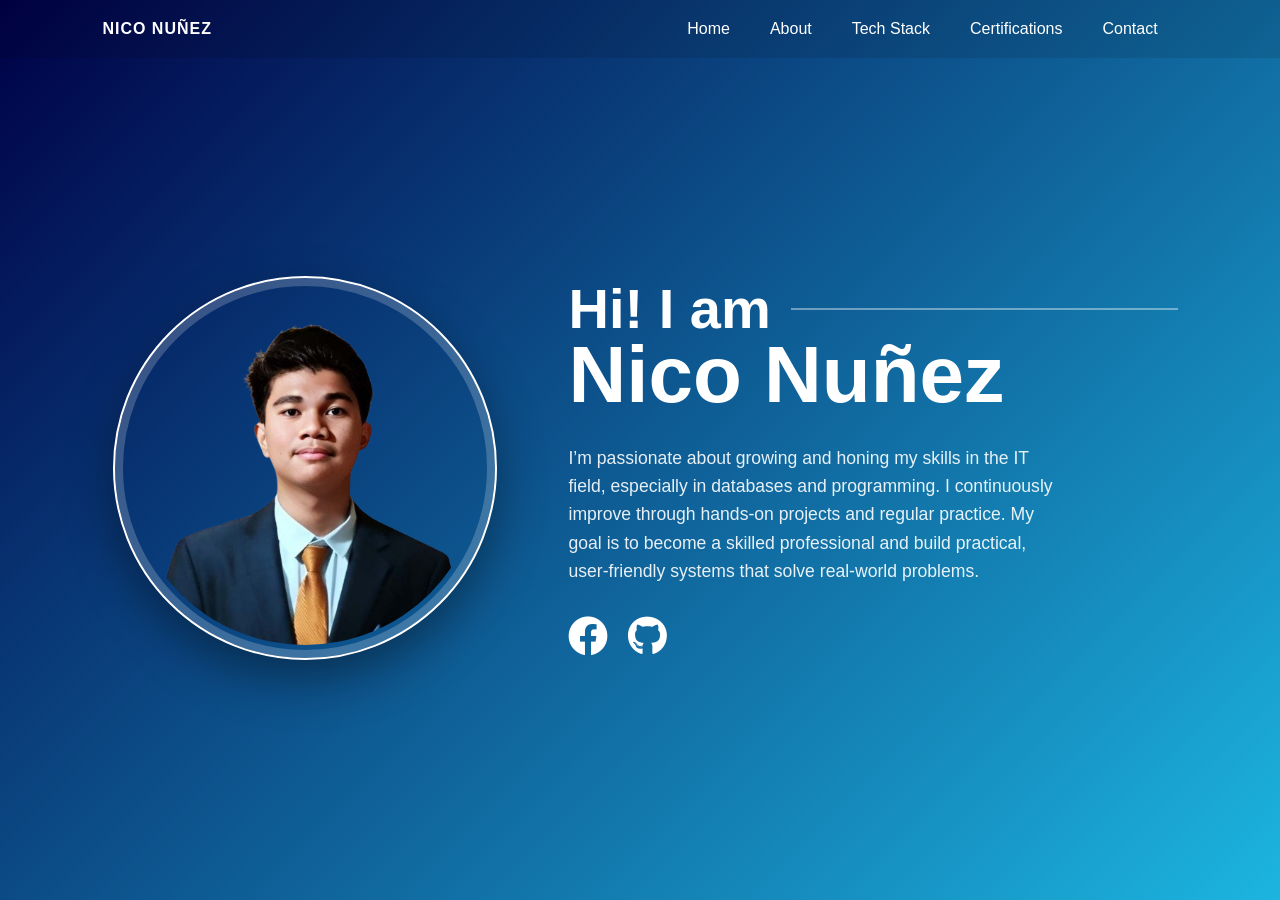
<file: index.html>
<!DOCTYPE html>
<html lang="en">
<head>
    <meta charset="UTF-8">
    <meta name="viewport" content="width=device-width, initial-scale=1.0">
    <title>Nico Nuñez | Portfolio</title>
    <link rel="stylesheet" href="style.css">
    <link rel="stylesheet" href="https://cdnjs.cloudflare.com/ajax/libs/font-awesome/6.0.0/css/all.min.css">
</head>
<body>

    <nav class="navbar">
        <div class="logo">NICO NUÑEZ</div>
        <ul class="nav-links" id="navLinks">
            <li><a href="index.html">Home</a></li>
            <li><a href="about.html">About</a></li>
            <li><a href="techstack.html">Tech Stack</a></li>
            <li><a href="certs.html">Certifications</a></li>
            <li><a href="contact.html">Contact</a></li>
            
        </ul>
        <div class="menu-toggle" id="mobile-menu">
            <span class="bar"></span>
            <span class="bar"></span>
            <span class="bar"></span>
        </div>
    </nav>

    <header class="hero">
        <div class="hero-container">
            <div class="hero-image">
                <img src="images/nico-formal-nobg.png" alt="Nico Nuñez">
            </div>
            <div class="hero-text">
                <div class="title-group">
                    <h1>Hi! I am</h1>
                    <div class="line"></div>
                </div>
                <h2 class="name">Nico Nuñez</h2>
                <p class="description">
                  I’m passionate about growing and honing my skills in the IT field, especially in databases and programming. I continuously improve through hands-on projects and regular practice. My goal is to become a skilled professional and build practical, user-friendly systems that solve real-world problems.

                </p>
                <div class="social-icons">
                    <a href="https://www.facebook.com/nico.31890/" target="_blank"><i class="fab fa-facebook"></i></a>
                    <a href="https://github.com/niconunez10/" target="_blank"><i class="fab fa-github"></i></a>
                </div>
            </div>
        </div>
    </header>

    <script src="script.js"></script>
</body>
</html>
</file>
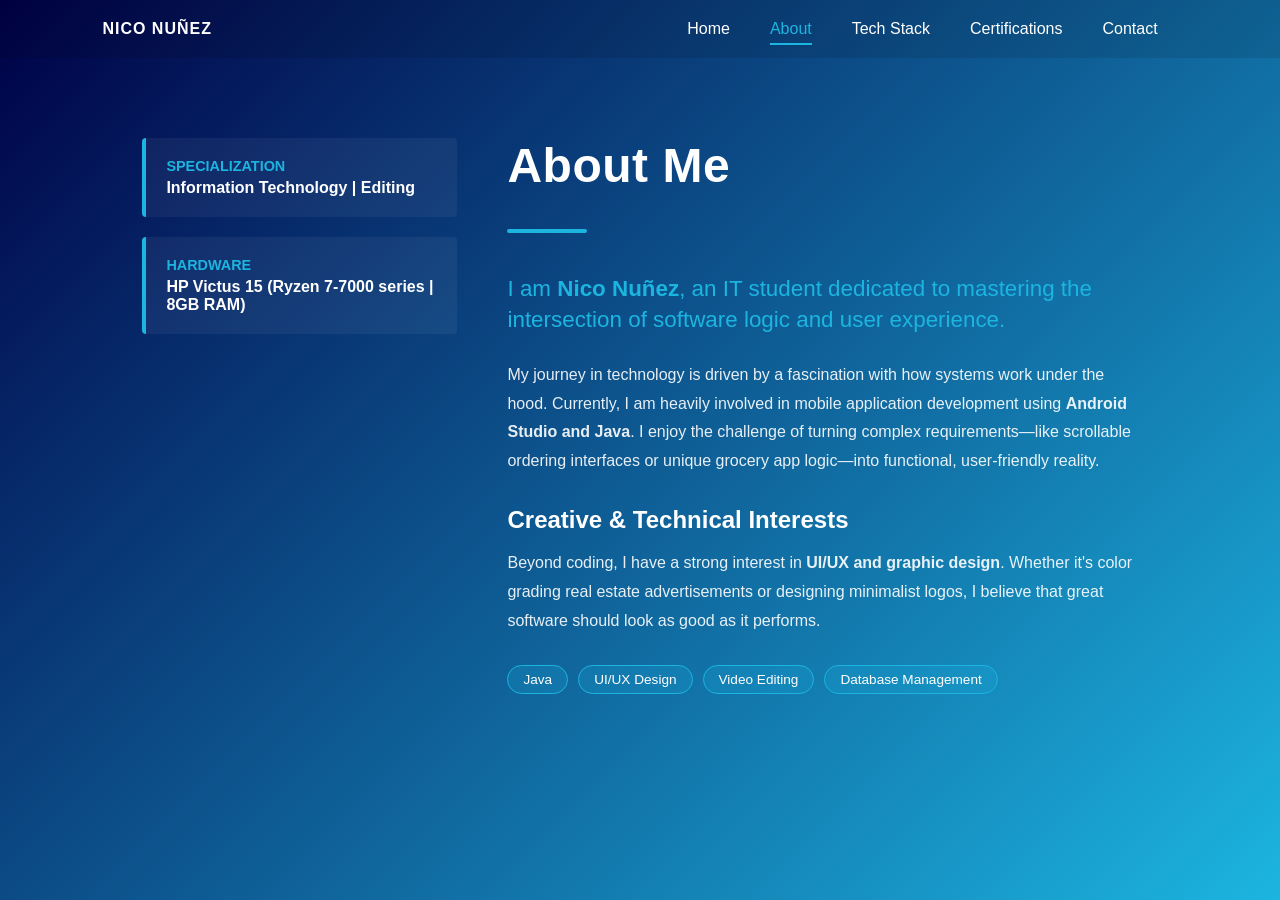
<file: about.html>
<!DOCTYPE html>
<html lang="en">
<head>
    <meta charset="UTF-8">
    <meta name="viewport" content="width=device-width, initial-scale=1.0">
    <title>About Me | Nico Nuñez</title>
    <link rel="stylesheet" href="style.css">
    <link rel="stylesheet" href="https://cdnjs.cloudflare.com/ajax/libs/font-awesome/6.0.0/css/all.min.css">
</head>
<body>
    
    <nav class="navbar">
        <div class="logo">NICO NUÑEZ</div>
        <ul class="nav-links" id="navLinks">
            <li><a href="index.html">Home</a></li>
            <li><a href="about.html" class="active-link">About</a></li>
            <li><a href="techstack.html">Tech Stack</a></li>
            <li><a href="certs.html">Certifications</a></li>
            <li><a href="contact.html">Contact</a></li>
        </ul>
        <div class="menu-toggle" id="mobile-menu">
            <span class="bar"></span>
            <span class="bar"></span>
            <span class="bar"></span>
        </div>
    </nav>

    <main class="about-container">
        <div class="about-grid">
            <!-- Sidebar: Quick Facts -->
            <aside class="about-sidebar">
                <div class="stat-card">
                    <h3>Specialization</h3>
                    <p>Information Technology | Editing</p>
                </div>
            
                <div class="stat-card">
                    <h3>Hardware</h3>
                    <p>HP Victus 15 (Ryzen 7-7000 series | 8GB RAM)</p>
                </div>
            </aside>

            <!-- Main Content -->
            <section class="about-main">
                <div class="section-title">
                    <h1>About Me</h1>
                    <div class="underline"></div>
                </div>
                <p class="intro">
                    I am <strong>Nico Nuñez</strong>, an IT student dedicated to mastering the intersection of software logic and user experience.
                </p>
                <p>
                    My journey in technology is driven by a fascination with how systems work under the hood. Currently, I am heavily involved in mobile application development using <strong>Android Studio and Java</strong>. I enjoy the challenge of turning complex requirements—like scrollable ordering interfaces or unique grocery app logic—into functional, user-friendly reality.
                </p>
                
                <h3>Creative & Technical Interests</h3>
                <p>
                    Beyond coding, I have a strong interest in <strong>UI/UX and graphic design</strong>. Whether it's color grading real estate advertisements or designing minimalist logos, I believe that great software should look as good as it performs. 
                </p>

                <div class="skills-tags">
                    <span class="tag">Java</span>
                    <span class="tag">UI/UX Design</span>
                    <span class="tag">Video Editing</span>
                    <span class="tag">Database Management</span>
                </div>
            </section>
        </div>
    </main>

    <script src="script.js"></script>
</body>
</html>
</file>
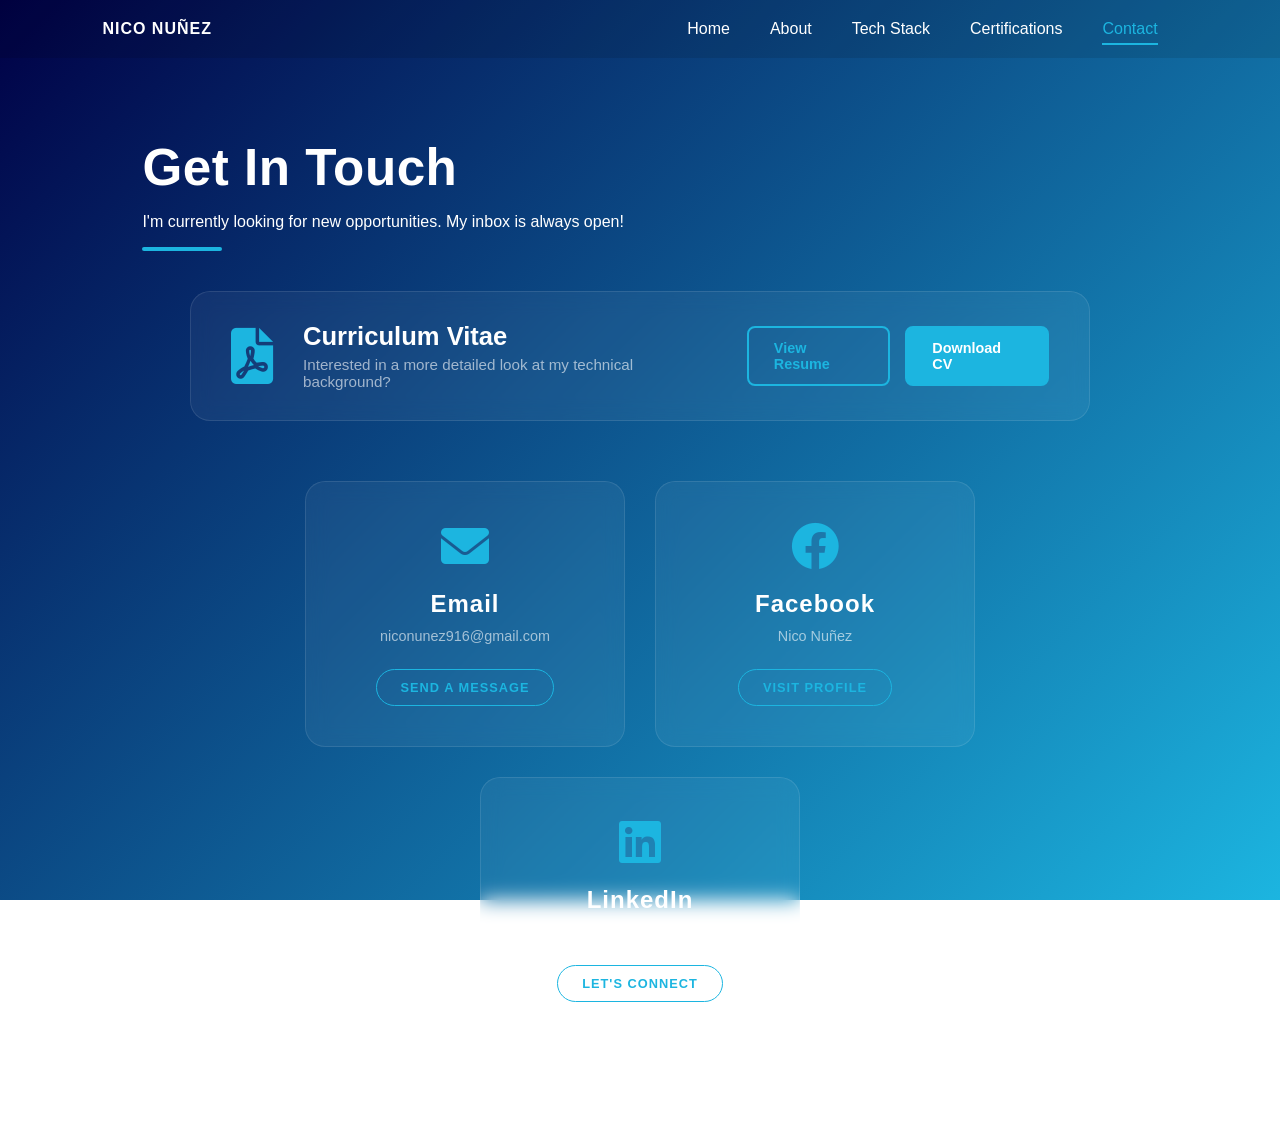
<file: contact.html>
<!DOCTYPE html>
<html lang="en">
<head>
    <meta charset="UTF-8">
    <meta name="viewport" content="width=device-width, initial-scale=1.0">
    <title>Contact | Nico Nuñez</title>
    <link rel="stylesheet" href="style.css">
    <link rel="stylesheet" href="https://cdnjs.cloudflare.com/ajax/libs/font-awesome/6.0.0/css/all.min.css">
</head>
<body>

    <nav class="navbar">
        <div class="logo">NICO NUÑEZ</div>
        <ul class="nav-links" id="navLinks">
            <li><a href="index.html">Home</a></li>
            <li><a href="about.html">About</a></li>
            <li><a href="techstack.html">Tech Stack</a></li>
            <li><a href="certs.html">Certifications</a></li>
            <li><a href="contact.html" class="active-link">Contact</a></li>
        </ul>
        <div class="menu-toggle" id="mobile-menu">
            <span class="bar"></span>
            <span class="bar"></span>
            <span class="bar"></span>
        </div>
    </nav>

    <main class="contact-container">
        <div class="section-title">
            <h1>Get In Touch</h1>
            <p>I'm currently looking for new opportunities. My inbox is always open!</p>
            <div class="underline"></div>
        </div>

        <!-- Resume Download Section -->
        <div class="resume-section">
            <div class="resume-content">
                <i class="fas fa-file-pdf"></i>
                <div class="resume-text">
                    <h3>Curriculum Vitae</h3>
                    <p>Interested in a more detailed look at my technical background?</p>
                </div>
                <div class="resume-actions">
                    <!-- Replace '#' with the actual path to your PDF file -->
                    <a href="resume/nico-nunez-resume.pdf" target="_blank" class="main-btn outline">View Resume</a>
                    <a href="resume/nico-nunez-resume.pdf" download class="main-btn">Download CV</a>
                </div>
            </div>
        </div>

        <div class="contact-grid">
            <a href="mailto:niconunez916@gmail.com" class="contact-card">
                <i class="fas fa-envelope"></i>
                <h3>Email</h3>
                <p>niconunez916@gmail.com</p>
                <span class="contact-btn">Send a Message</span>
            </a>

            <a href="https://www.facebook.com/nico.31890/" target="_blank" class="contact-card">
                <i class="fab fa-facebook"></i>
                <h3>Facebook</h3>
                <p>Nico Nuñez</p>
                <span class="contact-btn">Visit Profile</span>
            </a>

            <a href="https://www.linkedin.com/in/nico-nu%C3%B1ez-3574a2371/" target="_blank" class="contact-card">
                <i class="fab fa-linkedin"></i>
                <h3>LinkedIn</h3>
                <p>Nico Nuñez</p>
                <span class="contact-btn">Let's Connect</span>
            </a>
        </div>
    </main>

    <script src="script.js"></script>
</body>
</html>
</file>
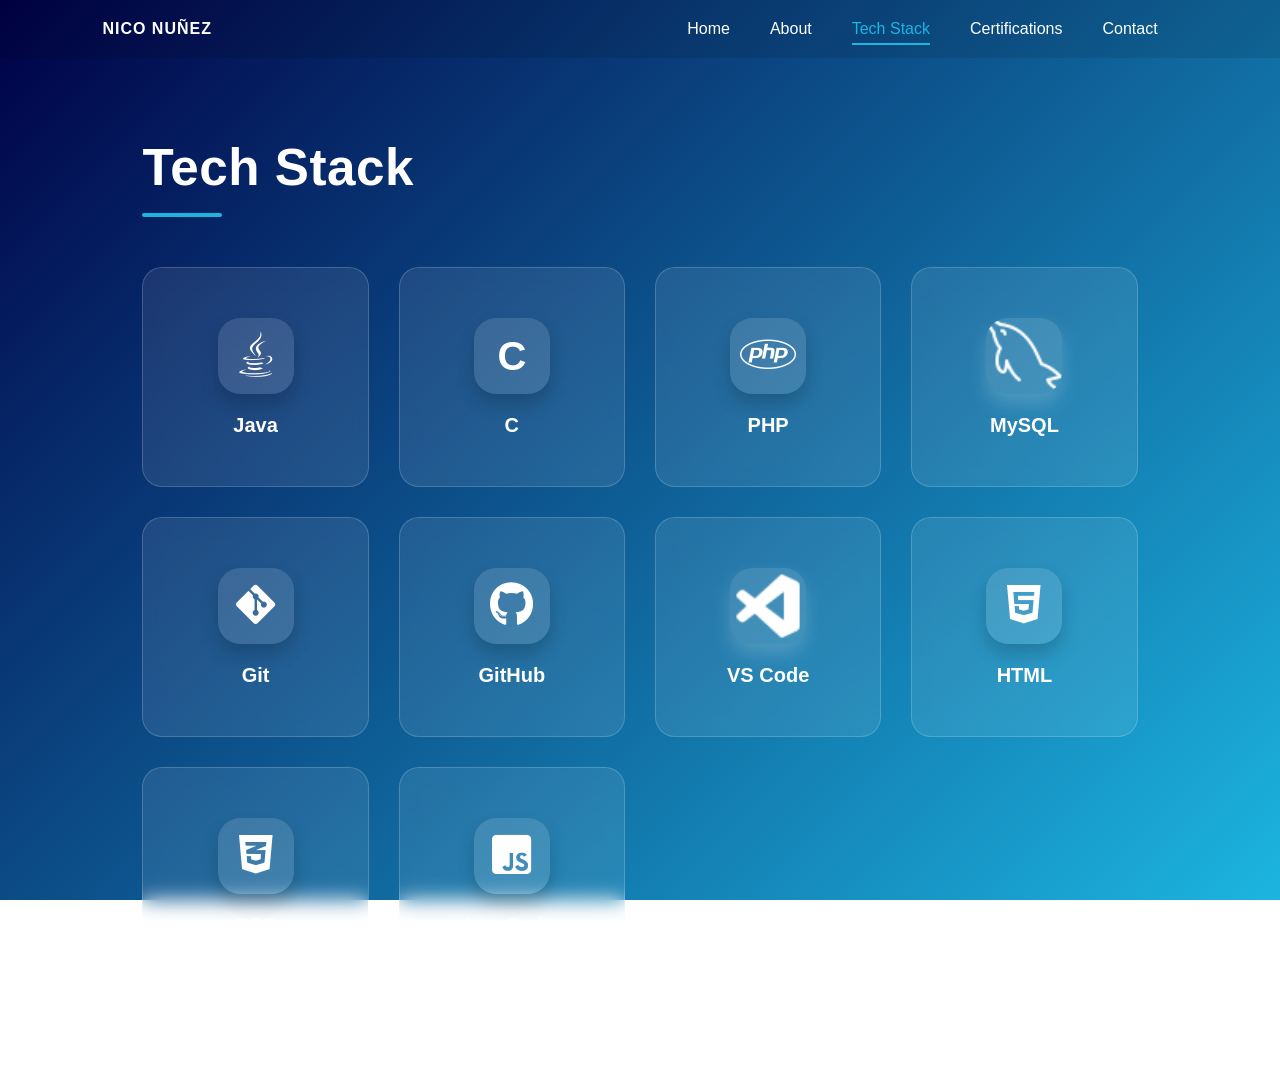
<file: techstack.html>
<!DOCTYPE html>
<html lang="en">
<head>
    <meta charset="UTF-8">
    <meta name="viewport" content="width=device-width, initial-scale=1.0">
    <title>Tech Stack | Nico Nuñez</title>
    <link rel="stylesheet" href="style.css">
    <link rel="stylesheet" href="https://cdnjs.cloudflare.com/ajax/libs/font-awesome/6.0.0/css/all.min.css">
</head>
<body>

    <nav class="navbar">
        <div class="logo">NICO NUÑEZ</div>
        <ul class="nav-links" id="navLinks">
            <li><a href="index.html">Home</a></li>
            <li><a href="about.html">About</a></li>
            <li><a href="techstack.html" class="active-link">Tech Stack</a></li>
            <li><a href="certs.html">Certifications</a></li>
            <li><a href="contact.html">Contact</a></li>
        </ul>
        <div class="menu-toggle" id="mobile-menu">
            <span class="bar"></span>
            <span class="bar"></span>
            <span class="bar"></span>
        </div>
    </nav>

    <main class="tech-container">
        <div class="section-title">
            <h1>Tech Stack</h1>
            <div class="underline"></div>
        </div>

        <div class="tech-grid">
            <!-- Java -->
            <div class="tech-card">
                <i class="fa-brands fa-java"></i>
                <h3>Java</h3>
            </div>

            <!-- C -->
            <div class="tech-card">
                <div class="c-icon">C</div>
                <h3>C</h3>
            </div>

            <!-- PHP -->
            <div class="tech-card">
                <i class="fab fa-php"></i>
                <h3>PHP</h3>
            </div>

            <!-- SQL -->
            <div class="tech-card">
                <img src="images/mysql-icon.png" alt="MySQL" class="tech-logo">
                <h3>MySQL</h3>
            </div>

            <!-- Git -->
            <div class="tech-card">
                <i class="fab fa-git-alt"></i>
                <h3>Git</h3>
            </div>

            <!-- GitHub -->
            <div class="tech-card">
                <i class="fab fa-github"></i>
                <h3>GitHub</h3>
            </div>

            <!-- VS Code -->
            <div class="tech-card">
                <img src="images/vscode.png" alt="VS Code" class="tech-logo">
                <h3>VS Code</h3>
            </div>

            <!-- HTML -->
            <div class="tech-card">
                <i class="fab fa-html5"></i>
                <h3>HTML</h3>
            </div>

            <!-- CSS -->
            <div class="tech-card">
                <i class="fab fa-css3-alt"></i>
                <h3>CSS</h3>
            </div>

            <!-- JavaScript -->
            <div class="tech-card">
                <i class="fab fa-js-square"></i>
                <h3>JavaScript</h3>
            </div>
        </div>
    </main>

    <script src="script.js"></script>
</body>
</html>
</file>
<file: style.css>
* {
    margin: 0;
    padding: 0;
    box-sizing: border-box;
    font-family: 'Segoe UI', Tahoma, Geneva, Verdana, sans-serif;
}

body {
    background: linear-gradient(135deg, #000046 0%, #1CB5E0 100%);
    background-attachment: fixed;
    color: white;
    min-height: 100vh;
}

/* Navbar */
.navbar {
    display: flex;
    justify-content: space-between;
    align-items: center;
    padding: 20px 8%;
    background: rgba(0, 0, 0, 0.1);
}

.logo {
    font-weight: 800;
    letter-spacing: 1px;
}

.nav-links {
    display: flex;
    list-style: none;
}

.nav-links li {
    padding: 0 20px;
}

.nav-links a {
    color: white;
    text-decoration: none;
    font-weight: 500;
    transition: 0.3s;
}

.nav-links a:hover {
    opacity: 0.7;
}

/* Hero Section */
.hero {
    display: flex;
    align-items: center;
    justify-content: center;
    padding: 50px 8%;
    min-height: calc(100vh - 80px);
}

/* Hero Section Container */
.hero-container {
    display: flex;
    align-items: center; /* Vertically centers the photo and text together */
    justify-content: space-between; /* Spaced out horizontally */
    max-width: 1200px;
    width: 100%;
    gap: 60px; /* Space between the photo and the text */
}

/* Photo Styling */
.hero-image {
    flex: 1;
    display: flex;
    justify-content: center;
    align-items: center;
}

.hero-image img {
    width: 380px;  /* Size of the circle */
    height: 380px; 
    object-fit: cover;
    border-radius: 50%;
    border: 8px solid rgba(255, 255, 255, 0.2); /* Semi-transparent white frame */
    outline: 2px solid white; /* Thin solid outer line for a 'double frame' look */
    padding: 5px;
    box-shadow: 0 20px 50px rgba(0, 0, 0, 0.4);
}

/* Text Content Styling */
.hero-text {
    flex: 1.5;
    display: flex;
    flex-direction: column;
    justify-content: center; /* Ensures text stays centered if photo is taller */
}

/* Responsive adjustments for Mobile */
@media (max-width: 992px) {
    .hero-container {
        flex-direction: column; /* Stack vertically on small screens */
        text-align: center;
        gap: 30px;
    }

    .hero-image img {
        width: 280px; /* Slightly smaller for mobile */
        height: 280px;
    }

    .title-group {
        justify-content: center;
    }
}

.hero-text {
    flex: 1.5;
}

.title-group {
    display: flex;
    align-items: center;
    gap: 20px;
}

.section-title {
    display: flex;
    flex-direction: column;
    align-items: flex-start;
    gap: 16px;
    margin-bottom: 40px;
}

.section-title h1 {
    font-size: 3.2rem;
    font-weight: 700;
    letter-spacing: 0.5px;
    margin: 0;
}

.underline {
    width: 80px;
    height: 4px;
    border-radius: 999px;
    background: #1CB5E0;
}

.title-group h1 {
    font-size: 3.5rem;
    font-weight: 700;
}

.line {
    flex-grow: 1;
    height: 2px;
    background-color: rgba(255, 255, 255, 0.4);
}

.name {
    font-size: 5rem;
    font-weight: 800;
    margin-top: -10px;
    line-height: 1.1;
}

.description {
    margin-top: 25px;
    line-height: 1.6;
    font-size: 1.1rem;
    max-width: 500px;
    color: rgba(255, 255, 255, 0.9);
}

/* Social Icons */
.social-icons {
    margin-top: 30px;
    display: flex;
    gap: 20px;
}

.social-icons a {
    color: white;
    font-size: 2.5rem;
    transition: transform 0.3s;
}

.social-icons a .fa-github {
    color: white;
    background: none;
    border-radius: 0;
}

.social-icons a:hover {
    transform: scale(1.1);
}

/* Mobile Menu Toggle */
.menu-toggle {
    display: none;
    cursor: pointer;
    flex-direction: column;
}

.bar {
    display: block;
    width: 25px;
    height: 3px;
    margin: 5px auto;
    background-color: white;
    transition: all 0.3s ease;
}

/* Responsive Tablet/Mobile */
@media (max-width: 992px) {
    .hero-container {
        flex-direction: column;
        text-align: center;
    }
    
    .name { font-size: 3.5rem; }
    .title-group { justify-content: center; }
    .line { display: none; }
    .description { margin: 25px auto; }
    .social-icons { justify-content: center; }
}

@media (max-width: 768px) {
    .menu-toggle { 
        display: flex;
        flex-direction: column;
        cursor: pointer;
        transition: all 0.3s ease;
    }

    .menu-toggle.active .bar:nth-child(1) {
        transform: rotate(45deg) translate(10px, 10px);
    }

    .menu-toggle.active .bar:nth-child(2) {
        opacity: 0;
    }

    .menu-toggle.active .bar:nth-child(3) {
        transform: rotate(-45deg) translate(7px, -7px);
    }

    .nav-links {
        display: none;
        position: fixed;
        top: 80px;
        left: 0;
        width: 100%;
        height: calc(100vh - 80px);
        background: rgba(0, 0, 0, 0.85);
        flex-direction: column;
        text-align: center;
        z-index: 999;
        overflow-y: auto;
        animation: slideDown 0.3s ease forwards;
        backdrop-filter: blur(5px);
        border-top: 1px solid rgba(28, 181, 224, 0.2);
    }

    @keyframes slideDown {
        from {
            transform: translateY(-100%);
            opacity: 0;
        }
        to {
            transform: translateY(0);
            opacity: 1;
        }
    }

    .nav-links.active { 
        display: flex;
    }

    .nav-links li { 
        padding: 18px 0;
        border-bottom: 1px solid rgba(255, 255, 255, 0.05);
    }

    .nav-links a {
        display: block;
        padding: 10px 20px;
        font-size: 1rem;
        transition: all 0.3s ease;
    }

    .nav-links a:hover {
        color: #1CB5E0;
        text-shadow: 0 0 8px rgba(28, 181, 224, 0.4);
    }

    .active-link {
        color: #1CB5E0 !important;
    }
}

/* Certifications Page */
.certs-container {
    padding: 60px 8%;
    max-width: 1200px;
    margin: 0 auto;
}

.certs-grid {
    display: grid;
    grid-template-columns: repeat(auto-fit, minmax(280px, 1fr));
    gap: 30px;
    align-items: stretch;
}

.cert-card {
    background: rgba(255, 255, 255, 0.08);
    border: 1px solid rgba(255, 255, 255, 0.14);
    border-radius: 20px;
    overflow: hidden;
    transition: transform 0.3s ease, box-shadow 0.3s ease, border-color 0.3s ease;
}

.cert-card:hover {
    transform: translateY(-6px);
    box-shadow: 0 20px 40px rgba(0, 0, 0, 0.25);
    border-color: rgba(28, 181, 224, 0.4);
}

.cert-img-container {
    overflow: hidden;
}

.cert-img-container img {
    width: 100%;
    display: block;
    object-fit: cover;
}

.cert-info {
    padding: 24px;
}

.cert-info h3 {
    font-size: 1.4rem;
    margin-bottom: 0;
}

.cert-info a,
.cert-info a:visited {
    color: #1CB5E0;
    text-decoration: none;
    border-bottom: 2px solid transparent;
    transition: color 0.25s ease, border-color 0.25s ease, text-shadow 0.25s ease, background 0.25s ease;
}

.cert-info a:hover,
.cert-info a:focus,
.cert-info a:active {
    color: #ffffff;
    border-color: #1CB5E0;
    text-shadow: 0 0 12px rgba(28, 181, 224, 0.5);
    background: rgba(28, 181, 224, 0.12);
    border-radius: 4px;
}

.cert-info a:focus {
    outline: 2px dashed rgba(28, 181, 224, 0.75);
    outline-offset: 4px;
}

/* About Page Layout */
.about-container {
    padding: 80px 8%;
    max-width: 1200px;
    margin: 0 auto;
}

.about-grid {
    display: grid;
    grid-template-columns: 1fr 2fr;
    gap: 50px;
    align-items: start;
}

/* Sidebar Styling */
.about-sidebar {
    display: flex;
    flex-direction: column;
    gap: 20px;
}

.stat-card {
    background: rgba(255, 255, 255, 0.05);
    padding: 20px;
    border-left: 4px solid #1CB5E0;
    border-radius: 4px;
    transition: transform 0.3s;
}

.stat-card:hover {
    transform: translateX(10px);
    background: rgba(255, 255, 255, 0.1);
}

.stat-card h3 {
    font-size: 0.9rem;
    text-transform: uppercase;
    color: #1CB5E0;
    margin-bottom: 5px;
}

.stat-card p {
    font-weight: 600;
}

/* Main Content Styling */
.about-main h1 {
    font-size: 3rem;
    margin-bottom: 20px;
}

.about-main .intro {
    font-size: 1.4rem;
    line-height: 1.4;
    margin-bottom: 25px;
    color: #1CB5E0;
}

.about-main p {
    line-height: 1.8;
    margin-bottom: 20px;
    color: rgba(255, 255, 255, 0.9);
}

.about-main h3 {
    margin: 30px 0 15px 0;
    font-size: 1.5rem;
}

/* Skill Tags */
.skills-tags {
    display: flex;
    flex-wrap: wrap;
    gap: 10px;
    margin-top: 30px;
}

.tag {
    background: rgba(28, 181, 224, 0.2);
    border: 1px solid #1CB5E0;
    color: white;
    padding: 6px 15px;
    border-radius: 20px;
    font-size: 0.85rem;
    font-weight: 500;
}

/* Responsive for Mobile */
@media (max-width: 850px) {
    .about-grid {
        grid-template-columns: 1fr;
    }
    
    .about-sidebar {
        order: 2; /* Move facts below text on mobile */
    }
    
    .about-main {
        order: 1;
    }
}
/* --- Updated Navbar Hover Effects --- */

.nav-links a {
    position: relative; /* Necessary for the custom underline effect */
    color: white;
    text-decoration: none;
    font-weight: 500;
    transition: color 0.3s ease; /* Smooth transition for color change */
}

/* 1. Change text color and slight glow on hover */
.nav-links a:hover {
    color: #1CB5E0; /* Matches your theme's light blue */
    text-shadow: 0 0 10px rgba(28, 181, 224, 0.5);
}

/* 2. Modern Animated Underline */
.nav-links a::after {
    content: '';
    position: absolute;
    width: 0;
    height: 2px;
    display: block;
    margin-top: 5px;
    right: 0;
    background: #1CB5E0;
    transition: width 0.3s ease;
    -webkit-transition: width 0.3s ease;
}

.nav-links a:hover::after {
    width: 100%;
    left: 0;
    background: #1CB5E0;
}

/* 3. Button effect for the Logo */
.logo {
    cursor: pointer;
    transition: transform 0.3s ease, color 0.3s ease;
}

.logo:hover {
    transform: scale(1.05); /* Slight pop-out effect */
    color: #1CB5E0;
}

/* 4. Active Link State (so people know where they are) */
.active-link {
    color: #1CB5E0 !important;
}

.active-link::after {
    width: 100% !important; /* Keep the line visible for the active page */
}

/* Tech Stack Page */
.tech-container {
    padding: 80px 8%;
    max-width: 1200px;
    margin: 0 auto;
}

.tech-container .section-title p {
    color: rgba(255, 255, 255, 0.7);
    margin-top: 10px;
}

.tech-grid {
    display: grid;
    grid-template-columns: repeat(4, minmax(200px, 1fr));
    gap: 30px;
    margin-top: 50px;
    align-items: stretch;
    grid-auto-rows: minmax(220px, auto);
}

@media (max-width: 1024px) {
    .tech-grid {
        grid-template-columns: repeat(3, minmax(200px, 1fr));
    }
}

@media (max-width: 768px) {
    .tech-grid {
        grid-template-columns: repeat(2, minmax(250px, 1fr));
    }
}

.tech-card {
    display: flex;
    flex-direction: column;
    align-items: center;
    justify-content: center;
    min-height: 220px;
    background: rgba(255, 255, 255, 0.09);
    border: 1px solid rgba(255, 255, 255, 0.18);
    padding: 40px 20px;
    border-radius: 20px;
    text-align: center;
    transition: transform 0.3s ease, box-shadow 0.3s ease, border-color 0.3s ease;
    backdrop-filter: blur(10px);
}

.tech-card:hover {
    transform: translateY(-10px);
    background: rgba(255, 255, 255, 0.14);
    border-color: rgba(28, 181, 224, 0.4);
    box-shadow: 0 18px 40px rgba(0, 0, 0, 0.28);
}

.tech-card i,
.tech-card img.tech-logo,
.c-icon {
    width: 76px;
    height: 76px;
    margin-bottom: 20px;
    display: inline-flex;
    align-items: center;
    justify-content: center;
    border-radius: 22px;
    box-shadow: 0 10px 18px rgba(0, 0, 0, 0.18);
    background: rgba(255, 255, 255, 0.12);
    transition: transform 0.25s ease, background 0.25s ease, box-shadow 0.25s ease;
}

.tech-card i {
    font-size: 2.8rem;
    color: inherit;
}

.tech-card img.tech-logo {
    width: 76px;
    height: 76px;
    object-fit: contain;
    background: rgba(255, 255, 255, 0.12);
    filter: brightness(0) invert(1);
}

.tech-card h3 {
    color: #ffffff;
    margin: 0;
    font-size: 1.25rem;
}

.tech-card i:hover,
.tech-card img.tech-logo:hover,
.c-icon:hover {
    transform: translateY(-3px);
    box-shadow: 0 14px 28px rgba(0, 0, 0, 0.24);
}

.fa-java {
    color: #007396;
}

.fa-php {
    color: #777bb4;
}

.fa-database {
    color: #336791;
}

.fa-git-alt {
    color: #f05032;
}

.fa-github {
    color: #181717;
    background: #ffffff;
    border-radius: 24px;
}

.fa-html5 {
    color: #e34f26;
}

.fa-css3-alt {
    color: #1572b6;
}

.fa-js-square {
    color: #f7df1e;
    background: #272822;
}

.c-icon {
    font-size: 2.5rem;
    font-weight: 800;
    color: #ffffff;
    margin-bottom: 20px;
    width: 76px;
    height: 76px;
    line-height: 76px;
    border: none;
    background: rgba(255, 255, 255, 0.12);
    border-radius: 22px;
}


/* Mobile responsive tweak */
@media (max-width: 600px) {
    .tech-grid {
        grid-template-columns: 1fr;
    }
}
/* --- Standardized Badge Gallery --- */
.badge-gallery {
    display: flex;
    justify-content: center;
    align-items: center; /* Center badge items for even alignment */
    gap: 50px;
    margin-bottom: 80px;
    flex-wrap: wrap;
}

.badge-item {
    display: flex;
    flex-direction: column;
    align-items: center;
    justify-content: center;
    width: 120px;
    transition: transform 0.3s cubic-bezier(0.175, 0.885, 0.32, 1.275);
}

.badge-item img {
    height: 70px;
    width: auto;
    max-width: 100%;
    object-fit: contain;
    margin-bottom: 15px;
    filter: drop-shadow(0 0 8px rgba(28, 181, 224, 0.3));
}

.badge-item span {
    font-size: 0.75rem;
    font-weight: 700;
    color: #1CB5E0;
    text-transform: uppercase;
    letter-spacing: 1.5px;
    opacity: 0.8;
}

.badge-item:hover {
    transform: translateY(-10px);
}

.badge-item:hover img {
    filter: drop-shadow(0 0 15px rgba(28, 181, 224, 0.6));
}

/* Mobile responsive tweak */
@media (max-width: 600px) {
    .badge-gallery {
        gap: 20px;
    }
    .badge-item {
        width: 100px;
    }
    .badge-item img {
        height: 55px;
    }
}

/* --- Contact Page Main Container --- */
.contact-container {
    padding: 80px 8%;
    max-width: 1200px;
    margin: 0 auto;
    min-height: 100vh;
}

/* --- Resume Section (View/Download) --- */
.resume-section {
    max-width: 900px;
    margin: 0 auto 60px auto;
}

.resume-content {
    background: rgba(255, 255, 255, 0.05);
    border: 1px solid rgba(255, 255, 255, 0.1);
    border-radius: 20px;
    padding: 30px 40px;
    display: flex;
    align-items: center;
    gap: 30px;
    backdrop-filter: blur(10px);
    transition: border-color 0.3s ease;
}

.resume-content:hover {
    border-color: #1CB5E0;
}

.resume-content i {
    font-size: 3.5rem;
    color: #1CB5E0;
}

.resume-text {
    flex-grow: 1;
}

.resume-text h3 {
    font-size: 1.6rem;
    margin-bottom: 5px;
    color: white;
}

.resume-text p {
    color: rgba(255, 255, 255, 0.6);
    font-size: 0.95rem;
}

/* Resume Buttons */
.resume-actions {
    display: flex;
    gap: 15px;
}

.main-btn {
    padding: 12px 25px;
    border-radius: 8px;
    font-weight: 700;
    text-decoration: none;
    font-size: 0.9rem;
    transition: all 0.3s ease;
    background: #1CB5E0;
    color: white;
    border: 2px solid #1CB5E0;
    cursor: pointer;
}

.main-btn.outline {
    background: transparent;
    color: #1CB5E0;
}

.main-btn:hover {
    transform: translateY(-3px);
    box-shadow: 0 5px 15px rgba(28, 181, 224, 0.3);
}

.main-btn.outline:hover {
    background: rgba(28, 181, 224, 0.1);
}

/* --- Social Contact Grid --- */
.contact-grid {
    display: flex;
    justify-content: center;
    gap: 30px;
    flex-wrap: wrap;
    margin-top: 20px;
}

.contact-card {
    background: rgba(255, 255, 255, 0.05);
    border: 1px solid rgba(255, 255, 255, 0.1);
    border-radius: 20px;
    padding: 40px 20px;
    width: 320px;
    text-align: center;
    text-decoration: none;
    color: white;
    transition: all 0.4s cubic-bezier(0.175, 0.885, 0.32, 1.275);
    backdrop-filter: blur(10px);
}

.contact-card:hover {
    transform: translateY(-10px);
    background: rgba(255, 255, 255, 0.08);
    border-color: #1CB5E0;
    box-shadow: 0 20px 40px rgba(0, 0, 0, 0.4);
}

.contact-card i {
    font-size: 3rem;
    color: #1CB5E0;
    margin-bottom: 20px;
    transition: transform 0.3s ease;
}

.contact-card:hover i {
    transform: scale(1.1);
}

.contact-card h3 {
    font-size: 1.5rem;
    margin-bottom: 10px;
    letter-spacing: 1px;
}

.contact-card p {
    color: rgba(255, 255, 255, 0.6);
    font-size: 0.9rem;
    margin-bottom: 25px;
}

/* Card Button Decoration */
.contact-btn {
    display: inline-block;
    padding: 10px 24px;
    border: 1px solid #1CB5E0;
    border-radius: 30px;
    color: #1CB5E0;
    font-size: 0.8rem;
    font-weight: 700;
    text-transform: uppercase;
    letter-spacing: 1px;
    transition: all 0.3s ease;
}

.contact-card:hover .contact-btn {
    background: #1CB5E0;
    color: white;
}

/* --- Mobile Responsiveness --- */
@media (max-width: 992px) {
    .resume-content {
        flex-direction: column;
        text-align: center;
        padding: 40px 20px;
    }
    
    .resume-actions {
        flex-direction: column;
        width: 100%;
    }
    
    .main-btn {
        width: 100%;
        text-align: center;
    }
}

@media (max-width: 768px) {
    .contact-container {
        padding: 60px 5%;
    }
    
    .contact-card {
        width: 100%;
    }
}

/* --- Certifications Page Container --- */
.certs-container {
    padding: 80px 8%;
    max-width: 1200px;
    margin: 0 auto;
    min-height: 100vh;
}

/* --- Standardized Badge Gallery --- */
.badge-gallery {
    display: flex;
    justify-content: center;
    align-items: flex-end; /* Aligns badges along the bottom for visual balance */
    gap: 50px;
    margin-bottom: 80px;
    flex-wrap: wrap;
}

.badge-item {
    display: flex;
    flex-direction: column;
    align-items: center;
    width: 120px; /* Standardized container width */
    transition: transform 0.3s cubic-bezier(0.175, 0.885, 0.32, 1.275);
}

.badge-item img {
    height: 70px; /* Forces all badges to the exact same height */
    width: auto;
    object-fit: contain;
    margin-bottom: 15px;
    filter: drop-shadow(0 0 8px rgba(28, 181, 224, 0.2));
}

.badge-item span {
    font-size: 0.75rem;
    font-weight: 700;
    color: #1CB5E0;
    text-transform: uppercase;
    letter-spacing: 1.5px;
}

.badge-item:hover {
    transform: translateY(-10px);
}

/* --- Horizontal Certificate Grid --- */
.certs-grid {
    display: flex;
    justify-content: center;
    align-items: stretch; /* Forces all cards in a row to be equal height */
    gap: 30px;
    flex-wrap: wrap;
}

.cert-card {
    background: rgba(255, 255, 255, 0.05);
    border: 1px solid rgba(255, 255, 255, 0.1);
    border-radius: 15px;
    overflow: hidden;
    display: flex;
    flex-direction: column;
    width: 320px; /* Standard card width */
    transition: 0.3s ease;
    backdrop-filter: blur(5px);
}

.cert-card:hover {
    transform: translateY(-5px);
    border-color: #1CB5E0;
    background: rgba(255, 255, 255, 0.08);
    box-shadow: 0 15px 30px rgba(0, 0, 0, 0.3);
}

/* --- Image Container Alignment Fix --- */
.cert-img-container {
    height: 250px; /* Fixed height for consistent horizontal alignment */
    width: 100%;
    display: flex;
    justify-content: center;
    align-items: center;
    padding: 30px;
    background: rgba(0, 0, 0, 0.15);
}

.cert-img-container img {
    max-height: 160px; /* Limits size so different shapes look uniform */
    max-width: 100%;
    object-fit: contain;
    filter: drop-shadow(0 10px 20px rgba(0, 0, 0, 0.3));
}

/* --- Text Content Alignment --- */
.cert-info {
    padding: 25px;
    text-align: center;
    flex-grow: 1; /* Pushes content to fill card height */
    display: flex;
    flex-direction: column;
    justify-content: flex-start;
}

.cert-info h3 {
    font-size: 1.2rem;
    color: white;
    margin-bottom: 8px;
    min-height: 3em; /* Reserves space so text starts at the same line */
    display: flex;
    align-items: center;
    justify-content: center;
}

.cert-info p {
    color: rgba(255, 255, 255, 0.6);
    font-size: 0.9rem;
    line-height: 1.4;
}

/* --- Image Expansion Modal --- */
.image-modal {
    display: none;
    position: fixed;
    z-index: 1000;
    left: 0;
    top: 0;
    width: 100%;
    height: 100%;
    background-color: rgba(0, 0, 0, 0.8);
    animation: fadeIn 0.3s ease-in-out;
}

@keyframes fadeIn {
    from {
        opacity: 0;
    }
    to {
        opacity: 1;
    }
}

.image-modal img {
    position: absolute;
    top: 50%;
    left: 50%;
    transform: translate(-50%, -50%);
    max-width: 90%;
    max-height: 90%;
    object-fit: contain;
    animation: zoomIn 0.3s ease-in-out;
    border-radius: 10px;
    box-shadow: 0 20px 60px rgba(0, 0, 0, 0.5);
}

@keyframes zoomIn {
    from {
        transform: translate(-50%, -50%) scale(0.8);
        opacity: 0;
    }
    to {
        transform: translate(-50%, -50%) scale(1);
        opacity: 1;
    }
}

.close-modal {
    position: absolute;
    top: 30px;
    right: 45px;
    color: white;
    font-size: 40px;
    font-weight: bold;
    cursor: pointer;
    z-index: 1001;
    transition: 0.3s ease;
}

/* Link inside modal to view the certificate on the issuing site */
.modal-link {
    position: absolute;
    bottom: 40px;
    left: 50%;
    transform: translateX(-50%);
    background: #1CB5E0;
    color: #00121a;
    padding: 12px 20px;
    border-radius: 8px;
    text-decoration: none;
    font-weight: 700;
    box-shadow: 0 10px 30px rgba(0, 0, 0, 0.4);
    display: none; /* Shown dynamically when available */
    z-index: 1002;
}

.modal-link:hover {
    filter: brightness(0.95);
}

.close-modal:hover,
.close-modal:focus {
    color: #1CB5E0;
    text-shadow: 0 0 10px rgba(28, 181, 224, 0.6);
}

.expandable-image {
    transition: transform 0.2s ease, filter 0.2s ease;
}

.expandable-image:hover {
    transform: scale(1.05);
    filter: brightness(1.1);
}

/* --- Responsive Adjustments --- */
@media (max-width: 768px) {
    .badge-gallery {
        gap: 25px;
    }
    
    .badge-item img {
        height: 55px;
    }

    .cert-card {
        width: 100%; /* Stacks cards on mobile */
    }

    .image-modal img {
        max-width: 95%;
        max-height: 85%;
    }

    .close-modal {
        top: 15px;
        right: 20px;
        font-size: 35px;
    }
}
</file>
